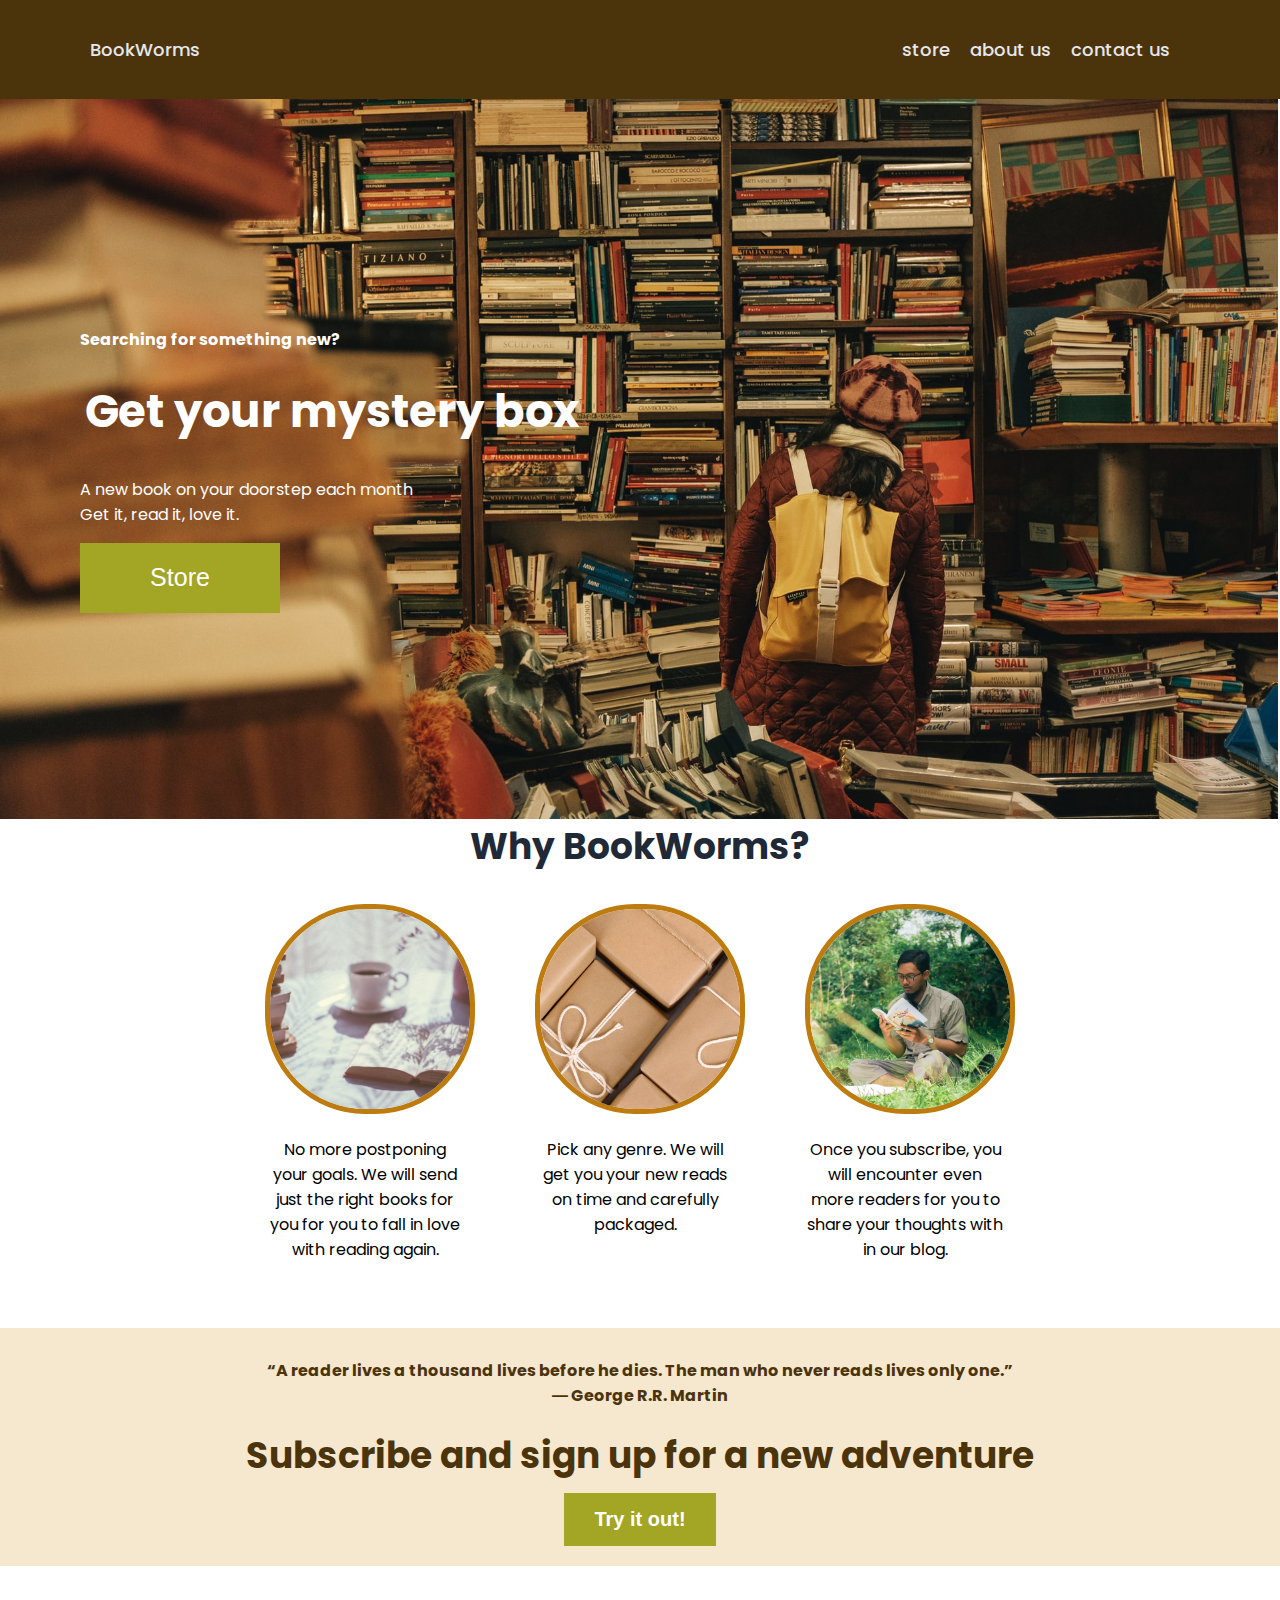
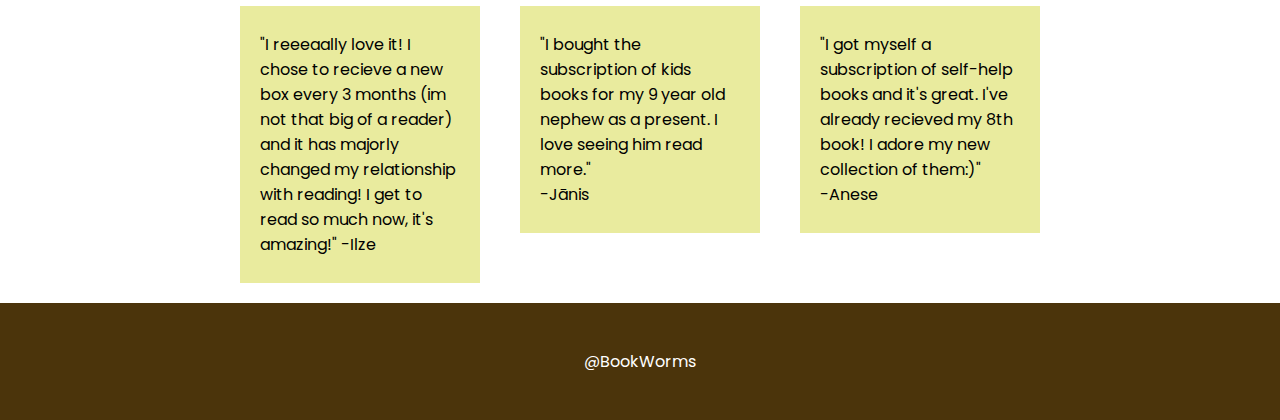
<file: index.html>
<!DOCTYPE html>
<html lang="en">

<head>
    <meta charset="UTF-8">
    <meta name="viewport" content="width=device-width, initial-scale=1.0">
    <meta http-equiv="X-UA-Compatible" content="ie=edge">
    <title>BookWorms</title>
    <link rel="stylesheet" href="css/styles.css">

    <link rel="preconnect" href="https://fonts.googleapis.com">
    <link rel="preconnect" href="https://fonts.gstatic.com" crossorigin>
    <link href="https://fonts.googleapis.com/css2?family=Poppins:wght@400;700&display=swap" rel="stylesheet">
</head>

<body>
    <div class="wrapper">
        <header>
            <a class="logo" class="active" href="index.html"></i>BookWorms</a>
            <ul>
                <li><a href="products.php">store</a></li>
                <li><a href="about.html">about us</a></li>
                <li><a href="contact.html">contact us</a></li>
            </ul>
        </header>
        <div class=" hero
                ">
            <h4>Searching for something new?</h4>
            <h1>Get your mystery box</h1>
            <h1></h1>
            <p>A new book on your doorstep each month <br>Get it, read it, love it.</p>
            <input id="Subscribe" type=button onClick="parent.location='products.php'" value='Store'>

        </div>
        <h2>Why BookWorms?</h2>
        <section class="section_1 ">

            <div class="cards">
                <div class="card">
                    <img src="images/book.jpg " alt=" ">
                    <p>No more postponing your goals. We will send just the right books for you for you to fall in love with reading again. </p>

                </div>


            </div>
            <div class="cards">
                <div class="card">
                    <img src="images/box.jpg " alt=" ">
                    <p>Pick any genre. We will get you your new reads on time and carefully packaged. </p>

                </div>


            </div>
            <div class="cards">
                <div class="card">
                    <img src="images/reading.jpg " alt=" ">
                    <p>Once you subscribe, you will encounter even more readers for you to share your thoughts with in our blog. </p>

                </div>


            </div>
        </section>
        <section class="section_banner ">
            <h4>“A reader lives a thousand lives before he dies. The man who never reads lives only one.” <br> ― George R.R. Martin</h4>
            <h2>Subscribe and sign up for a new adventure</h2>
            <input type=button onClick="parent.location='products.php'" value='Try it out!'>


        </section>

        <section class="reviews">
            <div class="review">
                <p>"I reeeaally love it! I chose to recieve a new box every 3 months (im not that big of a reader) and it has majorly changed my relationship with reading! I get to read so much now, it's amazing!" -Ilze</p>
            </div>
            <div class="review">
                <p>"I bought the subscription of kids books for my 9 year old nephew as a present. I love seeing him read more." <br>-Jānis</p>
            </div>
            <div class="review">
                <p>"I got myself a subscription of self-help books and it's great. I've already recieved my 8th book! I adore my new collection of them:)" <br>-Anese
                    <p>
            </div>



        </section>

        <footer>
            <p>@BookWorms</p>

        </footer>

    </div>
</body>

</html>
</file>
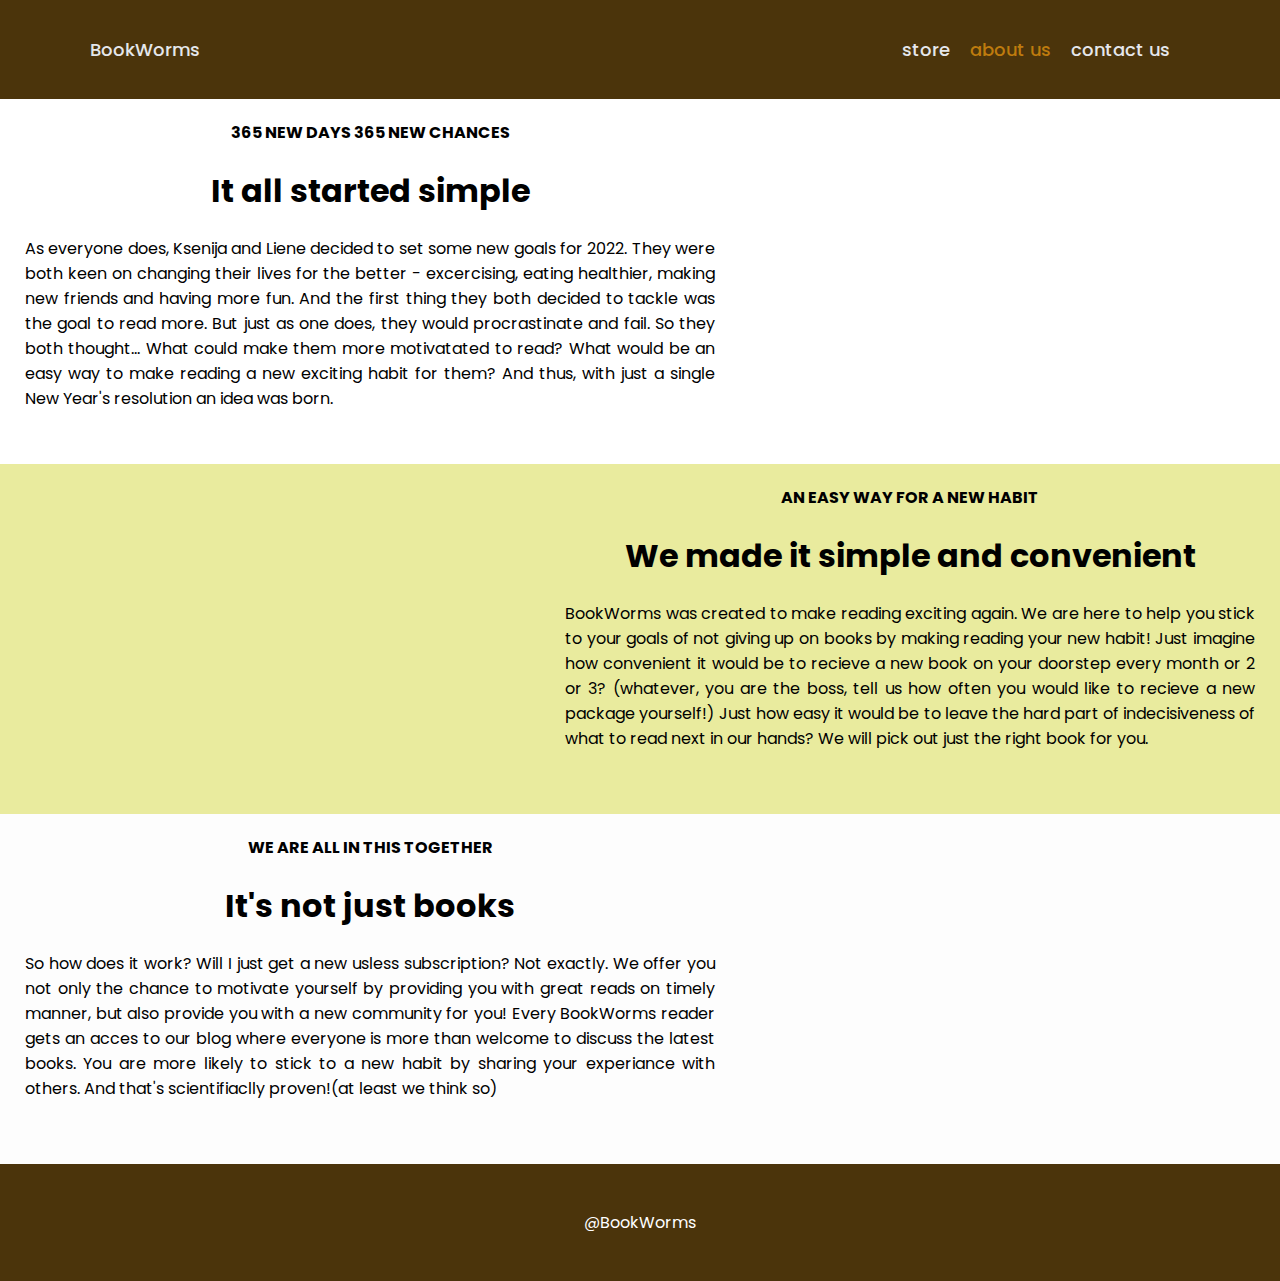
<file: about.html>
<!DOCTYPE html>
<html lang="en">

<head>
    <meta charset="UTF-8">
    <meta name="viewport" content="width=device-width, initial-scale=1.0">
    <meta http-equiv="X-UA-Compatible" content="ie=edge">
    <title>About us</title>
    <link rel="stylesheet" href="css/styles.css">
    <link rel="preconnect" href="https://fonts.googleapis.com">
    <link rel="preconnect" href="https://fonts.gstatic.com" crossorigin>
    <link href="https://fonts.googleapis.com/css2?family=Poppins:wght@400;700&display=swap" rel="stylesheet">

</head>

<body>
    <div>
        <header>
            <a class="logo" href="index.html">BookWorms</a>
            <ul>
                <li><a href="products.php">store</a></li>
                <li><a class="active" href="about.html">about us</a></li>
                <li><a href="contact.html">contact us</a></li>
            </ul>
        </header>
        <div>

            <div class="aboutus1">
                <div class="teksts">
                    <h4 class="centered">365 NEW DAYS 365 NEW CHANCES </h4>
                    <h1 class="centered">It all started simple</h1>
                    <p>As everyone does, Ksenija and Liene decided to set some new goals for 2022. They were both keen on changing their lives for the better - excercising, eating healthier, making new friends and having more fun. And the first thing they
                        both decided to tackle was the goal to read more. But just as one does, they would procrastinate and fail. So they both thought... What could make them more motivatated to read? What would be an easy way to make reading a new exciting
                        habit for them? And thus, with just a single New Year's resolution an idea was born.
                    </p>
                </div>

            </div>

            <div class="aboutus2">
                <div class="teksts2">
                    <h4 class="centered">AN EASY WAY FOR A NEW HABIT</h4>
                    <h1 class="centered">We made it simple and convenient</h1>
                    <p>BookWorms was created to make reading exciting again. We are here to help you stick to your goals of not giving up on books by making reading your new habit! Just imagine how convenient it would be to recieve a new book on your doorstep
                        every month or 2 or 3? (whatever, you are the boss, tell us how often you would like to recieve a new package yourself!) Just how easy it would be to leave the hard part of indecisiveness of what to read next in our hands? We will
                        pick out just the right book for you. </p>
                </div>
            </div>

            <div class="aboutus3">
                <div class="teksts">
                    <h4 class="centered">WE ARE ALL IN THIS TOGETHER</h4>
                    <h1 class="centered">It's not just books</h1>
                    <p>So how does it work? Will I just get a new usless subscription? Not exactly. We offer you not only the chance to motivate yourself by providing you with great reads on timely manner, but also provide you with a new community for you!
                        Every BookWorms reader gets an acces to our blog where everyone is more than welcome to discuss the latest books. You are more likely to stick to a new habit by sharing your experiance with others. And that's scientifiaclly proven!(at
                        least we think so) </p>
                </div>
            </div>

        </div>

        <footer>
            <p>@BookWorms</p>

        </footer>
    </div>


    <script src="https://cdn.jsdelivr.net/npm/bootstrap@5.1.3/dist/js/bootstrap.bundle.min.js" integrity="sha384-ka7Sk0Gln4gmtz2MlQnikT1wXgYsOg+OMhuP+IlRH9sENBO0LRn5q+8nbTov4+1p" crossorigin="anonymous">
    </script>
</body>

</html>
</file>
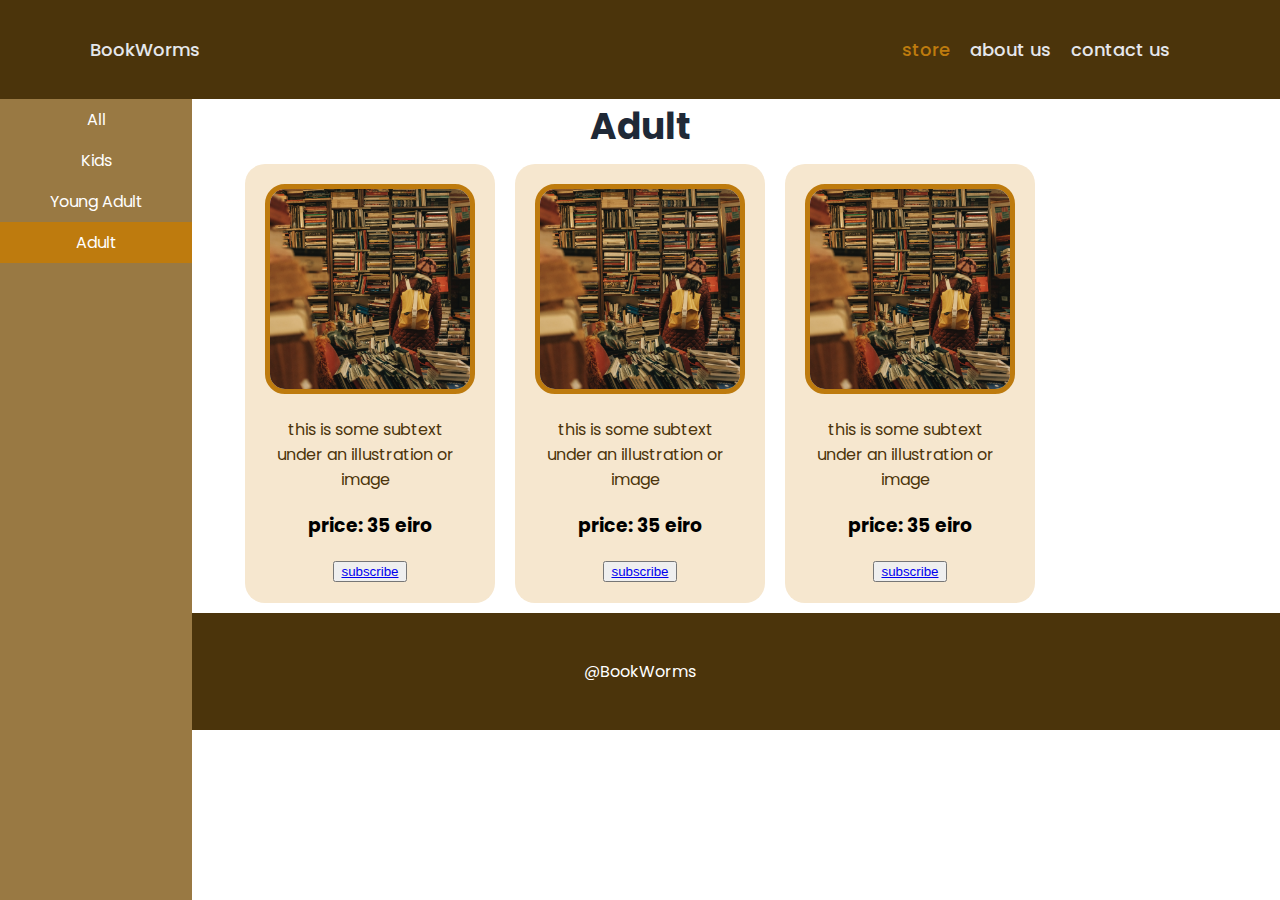
<file: adult.html>
<!DOCTYPE html>
<html lang="en">

<head>
    <meta charset="UTF-8">
    <meta name="viewport" content="width=device-width, initial-scale=1.0">
    <meta http-equiv="X-UA-Compatible" content="ie=edge">
    <title>Store</title>
    <link rel="stylesheet" href="css/styles.css">

    <link rel="preconnect" href="https://fonts.googleapis.com">
    <link rel="preconnect" href="https://fonts.gstatic.com" crossorigin>
    <link href="https://fonts.googleapis.com/css2?family=Poppins:wght@400;700&display=swap" rel="stylesheet">
</head>

<body>

    <header>
        <a class="logo" href="index.html">BookWorms</a>
        <ul>
            <li><a class="active" href="products.html">store</a></li>
            <li><a href="about.html">about us</a></li>
            <li><a href="contact.html">contact us</a></li>
        </ul>
    </header>

    <div class="wrapper">
        <div class="vertical_nav">

            <ul>
                <li><a href="products.html">All</a></li>
                <li><a href="kids.html">Kids</a></li>
                <li><a href="young_adult.html">Young Adult</a></li>
                <li><a class="active" href="adult.html">Adult</a></li>
            </ul>


        </div>


        <div class="store">
        <h2 class="text">Adult</h2>
        <section class="section_store">

            <div class="cards">
                <div class="card">
                    <img src="images/books.jpg" alt="">
                    <p>this is some subtext under an illustration or image</p>
                    <h3>price: 35 eiro</h3>
                    <button><a href="subscribe.html">subscribe</a></button>
                </div>


            </div>
            <div class="cards">
                <div class="card">
                    <img src="images/books.jpg" alt="">
                    <p>this is some subtext under an illustration or image</p>
                    <h3>price: 35 eiro</h3>
                    <button><a href="subscribe.html">subscribe</a></button>
                </div>


            </div>
            <div class="cards">
                <div class="card">
                    <img src="images/books.jpg" alt="">
                    <p>this is some subtext under an illustration or image</p>
                    <h3>price: 35 eiro</h3>
                    <button><a href="subscribe.html">subscribe</a></button>
                </div>


            </div>
        </section>
    </div>
    <footer>
        <p>@BookWorms</p>

    </footer>
    </div>
</body>

</html>
</file>
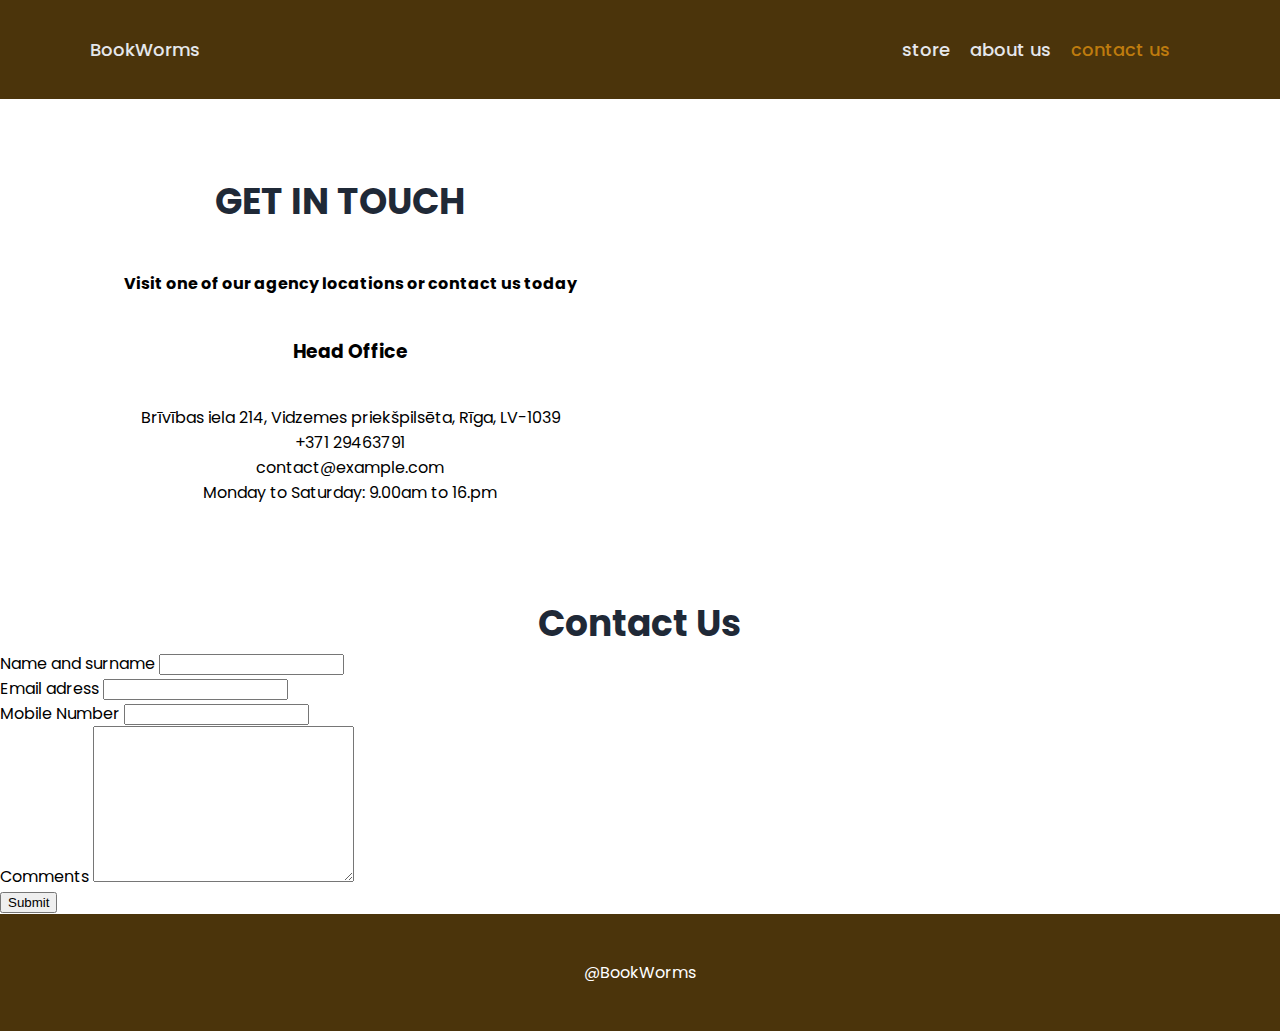
<file: contact.html>
<!DOCTYPE html>
<html lang="en">

<head>
    <meta charset="UTF-8">
    <meta name="viewport" content="width=device-width, initial-scale=1.0">
    <meta http-equiv="X-UA-Compatible" content="ie=edge">
    <title>Contact us</title>
    <link href="https://cdn.jsdelivr.net/npm/bootstrap@5.1.3/dist/css/bootstrap.min.css" rel="stylesheet" integrity="sha384-1BmE4kWBq78iYhFldvKuhfTAU6auU8tT94WrHftjDbrCEXSU1oBoqyl2QvZ6jIW3" crossorigin="anonymous">
    <link rel="stylesheet" href="css/styles.css">
    <link rel="preconnect" href="https://fonts.googleapis.com">
    <link rel="preconnect" href="https://fonts.gstatic.com" crossorigin>
    <link href="https://fonts.googleapis.com/css2?family=Poppins:wght@400;700&display=swap" rel="stylesheet">
    <script src="scripts/script.js"></script>
</head>

<body>

    <header>
        <a class="logo" href="index.html">BookWorms</a>
        <ul>
            <li><a href="products.php">store</a></li>
            <li><a href="about.html">about us</a></li>
            <li><a class="active" href="contact.html">contact us</a></li>
        </ul>
    </header>
    <div class="wrapper">
        <section class="contact_details">
            <div class="details">
                <h2 class="centeredhead">GET IN TOUCH</h2>
                <h4 class="centered0">Visit one of our agency locations or contact us today</h4>
                <h3 class="centered0">Head Office</h3>
                <div>
                    <ul class="centered0" style="list-style-type:none;">
                        <li>Brīvības iela 214, Vidzemes priekšpilsēta, Rīga, LV-1039</li>
                        <li>+371 29463791</li>
                        <li>contact@example.com</li>
                        <li>Monday to Saturday: 9.00am to 16.pm </li>
                    </ul>
                </div>
            </div>
            <div class="map">
                <iframe src="https://www.google.com/maps/embed?pb=!1m18!1m12!1m3!1d17400.16939655005!2d24.15788358797843!3d56.965569772462445!2m3!1f0!2f0!3f0!3m2!1i1024!2i768!4f13.1!3m3!1m2!1s0x46eece51b31c586f%3A0xe170152c883034c4!2sAccenture%20Riga%20Liquid%20Studio!5e0!3m2!1sen!2slv!4v1649696373788!5m2!1sen!2slv"
                    width="600" height="450" style="border:0;" allowfullscreen="" loading="lazy" referrerpolicy="no-referrer-when-downgrade"></iframe>
            </div>
        </section>
        <section class="my-5">
            <div class="py-5">
                <h2 class="text-center">Contact Us</h2>
            </div>
            <div class="w-50 m-auto">
                <form action="userinfo.php" method="post" name="form1">
                    <div class="form-group">
                        <label for="">Name and surname</label>
                        <input type="text" name="user" autocomplete="off" class="form-control">
                    </div>
                    <div class="form-group">
                        <label for="">Email adress</label>
                        <input type="text" name="email" autocomplete="off" class="form-control">
                    </div>
                    <div class="form-group">
                        <label for="">Mobile Number</label>
                        <input type="text" name="mobile" autocomplete="off" class="form-control">
                    </div>
                    <div class="form-group">
                        <label for="">Comments</label>
                        <textarea class="form-control" name="comment" id="" cols="30" rows="10"></textarea>
                    </div>
                    <button type="submit" class="btn btn-success" onclick="popup2()">Submit</button>
                </form>
            </div>
        </section>
        <footer>
            <p>@BookWorms</p>

        </footer>
    </div>


    <script src="https://cdn.jsdelivr.net/npm/bootstrap@5.1.3/dist/js/bootstrap.bundle.min.js" integrity="sha384-ka7Sk0Gln4gmtz2MlQnikT1wXgYsOg+OMhuP+IlRH9sENBO0LRn5q+8nbTov4+1p" crossorigin="anonymous">
    </script>
</body>

</html>
</file>
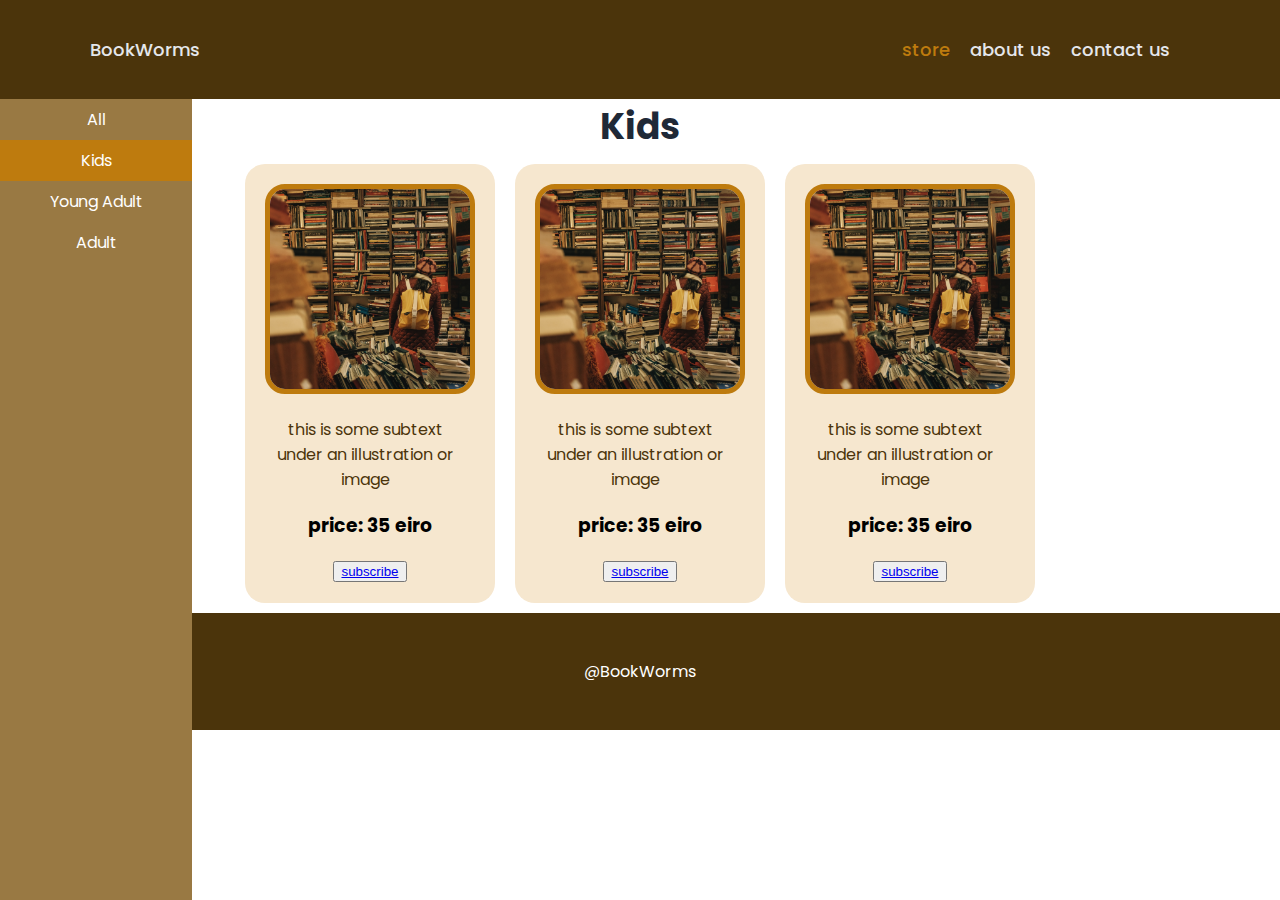
<file: kids.html>
<!DOCTYPE html>
<html lang="en">

<head>
    <meta charset="UTF-8">
    <meta name="viewport" content="width=device-width, initial-scale=1.0">
    <meta http-equiv="X-UA-Compatible" content="ie=edge">
    <title>Store</title>
    <link rel="stylesheet" href="css/styles.css">

    <link rel="preconnect" href="https://fonts.googleapis.com">
    <link rel="preconnect" href="https://fonts.gstatic.com" crossorigin>
    <link href="https://fonts.googleapis.com/css2?family=Poppins:wght@400;700&display=swap" rel="stylesheet">
</head>

<body>

    <header>
        <a class="logo" href="index.html">BookWorms</a>
        <ul>
            <li><a class="active" href="products.php">store</a></li>
            <li><a href="about.html">about us</a></li>
            <li><a href="contact.html">contact us</a></li>
        </ul>
    </header>

    <div class="wrapper">
        <div class="vertical_nav">

            <ul>
                <li><a href="products.php">All</a></li>
                <li><a class="active" href="kids.html">Kids</a></li>
                <li><a href="young_adult.html">Young Adult</a></li>
                <li><a href="adult.html">Adult</a></li>
            </ul>


        </div>


        <div class="store">
            <h2 class="text">Kids</h2>
            <section class="section_store">

                <div class="cards">
                    <div class="card">
                        <img src="images/books.jpg" alt="">
                        <p>this is some subtext under an illustration or image</p>
                        <h3>price: 35 eiro</h3>
                        <button><a href="subscribe.html">subscribe</a></button>
                    </div>


                </div>
                <div class="cards">
                    <div class="card">
                        <img src="images/books.jpg" alt="">
                        <p>this is some subtext under an illustration or image</p>
                        <h3>price: 35 eiro</h3>
                        <button><a href="subscribe.html">subscribe</a></button>
                    </div>


                </div>
                <div class="cards">
                    <div class="card">
                        <img src="images/books.jpg" alt="">
                        <p>this is some subtext under an illustration or image</p>
                        <h3>price: 35 eiro</h3>
                        <button><a href="subscribe.html">subscribe</a></button>
                    </div>


                </div>
            </section>
        </div>
        <footer>
            <p>@BookWorms</p>

        </footer>
    </div>
</body>

</html>
</file>
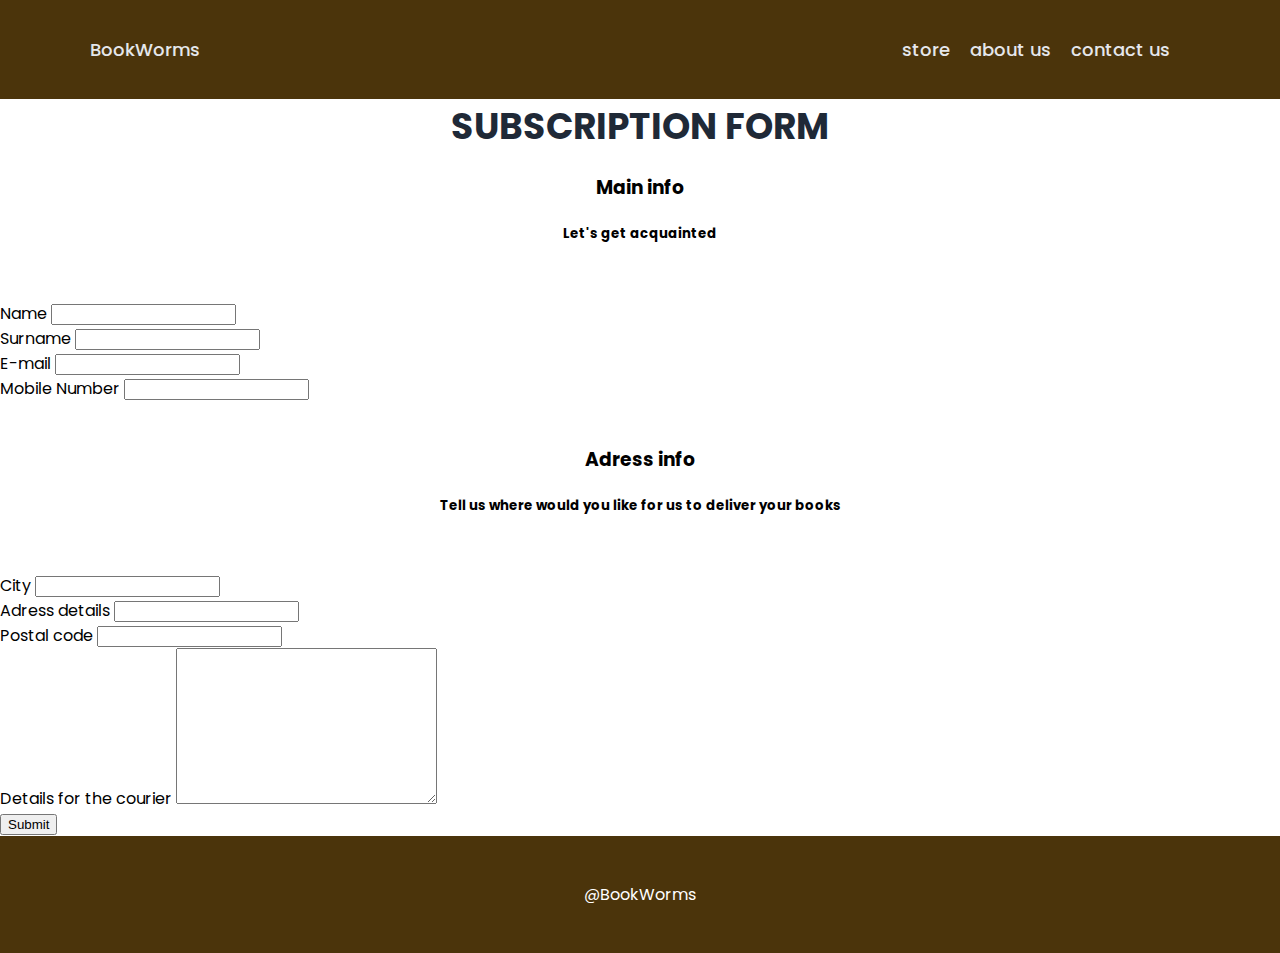
<file: subscribe.html>
<!DOCTYPE html>
<html lang="en">

<head>
    <meta charset="UTF-8">
    <meta name="viewport" content="width=device-width, initial-scale=1.0">
    <meta http-equiv="X-UA-Compatible" content="ie=edge">
    <title>Form</title>
    <link rel="stylesheet" href="css/styles.css">
    <link href="https://cdn.jsdelivr.net/npm/bootstrap@5.1.3/dist/css/bootstrap.min.css" rel="stylesheet" integrity="sha384-1BmE4kWBq78iYhFldvKuhfTAU6auU8tT94WrHftjDbrCEXSU1oBoqyl2QvZ6jIW3" crossorigin="anonymous">
    <link rel="preconnect" href="https://fonts.googleapis.com">
    <link rel="preconnect" href="https://fonts.gstatic.com" crossorigin>
    <link href="https://fonts.googleapis.com/css2?family=Poppins:wght@400;700&display=swap" rel="stylesheet">
    <script src="scripts/script.js"></script>
</head>

<body>
    <div>
        <header>
            <a class="logo" href="index.html">BookWorms</a>
            <ul>
                <li><a href="products.php">store</a></li>
                <li><a href="about.html">about us</a></li>
                <li><a href="contact.html">contact us</a></li>
            </ul>
        </header>

        <section class="my-5">
            <div class="py-5">
                <h2 class="centered">SUBSCRIPTION FORM</h2>
            </div>
            <div class="w-50 m-auto">

                <form action="subscriptionform.php" method="post">
                    <h3 class="centered">Main info</h3>
                    <h5 class="centered1">Let's get acquainted</h5>
                    <div class="form-group">
                        <label for="">Name</label>
                        <input type="text" name="name" autocomplete="off" class="form-control">
                    </div>
                    <div class="form-group">
                        <label for=""> Surname</label>
                        <input type="text" name="surname" autocomplete="off" class="form-control">
                    </div>
                    <div class="form-group">
                        <label for="">E-mail</label>
                        <input type="text" name="email" autocomplete="off" class="form-control">
                    </div>
                    <div class="form-group">
                        <label for="">Mobile Number</label>
                        <input type="text" name="mobile" autocomplete="off" class="form-control">
                    </div>
                    <h3 class="centered2">Adress info</h3>
                    <h5 class="centered1">Tell us where would you like for us to deliver your books</h5>
                    <div class="form-group">
                        <label for=""> City</label>
                        <input class="form-control" name="city" id="" cols="30" rows="10"></input>
                    </div>
                    <div class="form-group">
                        <label for="">Adress details </label>
                        <input class="form-control" name="adress" id="" cols="30" rows="10"></input>
                    </div>
                    <div class="form-group">
                        <label for="">Postal code </label>
                        <input class="form-control" name="postalcode" id="" cols="30" rows="10"></input>
                    </div>
                    <div class="form-group">
                        <label for="">Details for the courier</label>
                        <textarea class="form-control" name="comment" id="" cols="30" rows="10"></textarea>
                    </div>

                    <button type="submit" class="btn btn-success" onclick="popup()">Submit</button>

                </form>

            </div>
        </section>
        <footer>
            <p>@BookWorms</p>

        </footer>
    </div>

    <script src="https://cdn.jsdelivr.net/npm/bootstrap@5.1.3/dist/js/bootstrap.bundle.min.js" integrity="sha384-ka7Sk0Gln4gmtz2MlQnikT1wXgYsOg+OMhuP+IlRH9sENBO0LRn5q+8nbTov4+1p" crossorigin="anonymous">
    </script>
</body>

</html>
</file>
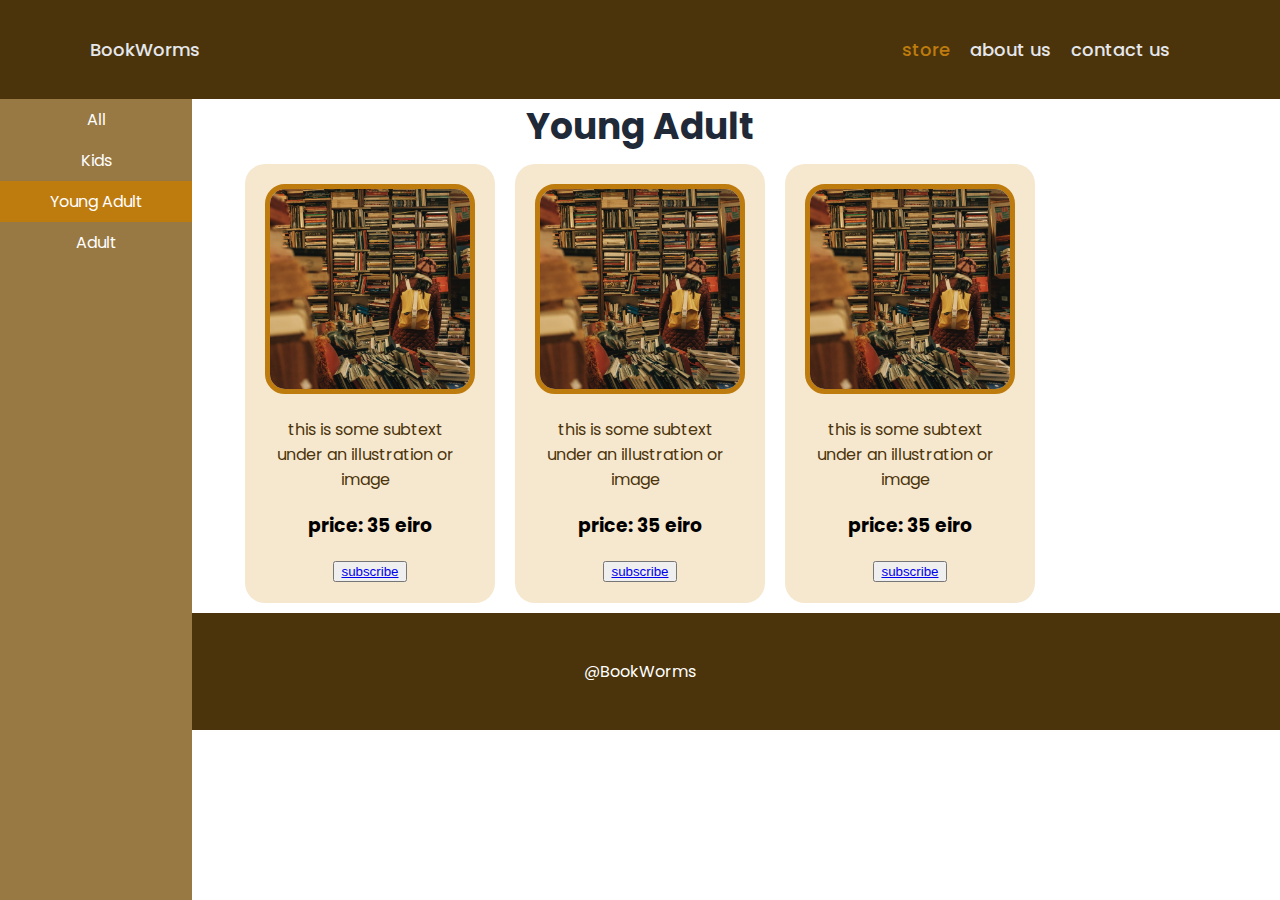
<file: young_adult.html>
<!DOCTYPE html>
<html lang="en">

<head>
    <meta charset="UTF-8">
    <meta name="viewport" content="width=device-width, initial-scale=1.0">
    <meta http-equiv="X-UA-Compatible" content="ie=edge">
    <title>Store</title>
    <link rel="stylesheet" href="css/styles.css">

    <link rel="preconnect" href="https://fonts.googleapis.com">
    <link rel="preconnect" href="https://fonts.gstatic.com" crossorigin>
    <link href="https://fonts.googleapis.com/css2?family=Poppins:wght@400;700&display=swap" rel="stylesheet">
</head>

<body>

    <header>
        <a class="logo" href="index.html">BookWorms</a>
        <ul>
            <li><a class="active" href="products.php">store</a></li>
            <li><a href="about.html">about us</a></li>
            <li><a href="contact.html">contact us</a></li>
        </ul>
    </header>

    <div class="wrapper">
        <div class="vertical_nav">

            <ul>
                <li><a href="products.php">All</a></li>
                <li><a href="kids.html">Kids</a></li>
                <li><a class="active" href="young_adult.html">Young Adult</a></li>
                <li><a href="adult.html">Adult</a></li>
            </ul>


        </div>


        <div class="store">
            <h2 class="text">Young Adult</h2>
            <section class="section_store">

                <div class="cards">
                    <div class="card">
                        <img src="images/books.jpg" alt="">
                        <p>this is some subtext under an illustration or image</p>
                        <h3>price: 35 eiro</h3>
                        <button><a href="subscribe.html">subscribe</a></button>
                    </div>


                </div>
                <div class="cards">
                    <div class="card">
                        <img src="images/books.jpg" alt="">
                        <p>this is some subtext under an illustration or image</p>
                        <h3>price: 35 eiro</h3>
                        <button><a href="subscribe.html">subscribe</a></button>
                    </div>


                </div>
                <div class="cards">
                    <div class="card">
                        <img src="images/books.jpg" alt="">
                        <p>this is some subtext under an illustration or image</p>
                        <h3>price: 35 eiro</h3>
                        <button><a href="subscribe.html">subscribe</a></button>
                    </div>


                </div>
            </section>
        </div>
        <footer>
            <p>@BookWorms</p>

        </footer>
    </div>
</body>

</html>
</file>
<file: css/styles.css>
body {
  margin: 0px;
  padding: 0px;
  font-family: "Poppins", sans-serif;
}

h2 {
  font-size: 36px;
  font-weight: bold;
  color: #1F2937;
  text-align: center;
}

header {
  background-color: #4b340b;
  display: -webkit-box;
  display: -ms-flexbox;
  display: flex;
  -webkit-box-align: center;
      -ms-flex-align: center;
          align-items: center;
  -webkit-box-pack: justify;
      -ms-flex-pack: justify;
          justify-content: space-between;
  padding: 20px 80px;
  margin: 0;
  position: -webkit-sticky;
  position: sticky;
  top: 0;
  left: 0;
}

header a {
  color: #e5e7eb;
  font-size: 18px;
  text-decoration: none;
  margin: 10px;
  font-weight: 500;
  -webkit-transition: 0.3s ease;
  transition: 0.3s ease;
}

header a:hover,
header a.active {
  color: #be7b0e;
  cursor: pointer;
}

header ul {
  list-style-type: none;
  display: -webkit-box;
  display: -ms-flexbox;
  display: flex;
  margin-left: auto;
  margin-right: 20px;
  padding: 0, 20px;
}

.hero {
  background-image: url("../images/books.jpg");
  height: 80vh;
  width: 87.35%;
  background-size: cover;
  background-position: top 25% right 0;
  padding: 0 80px;
  display: -webkit-box;
  display: -ms-flexbox;
  display: flex;
  -webkit-box-orient: vertical;
  -webkit-box-direction: normal;
      -ms-flex-direction: column;
          flex-direction: column;
  -webkit-box-align: start;
      -ms-flex-align: start;
          align-items: flex-start;
  -webkit-box-pack: center;
      -ms-flex-pack: center;
          justify-content: center;
}

.hero h1,
.hero h4,
.hero p {
  color: white;
}

.hero h1 {
  font-size: 45px;
  margin: 5px;
}

.hero #Subscribe {
  padding: 20px;
  margin: 0px;
  background-color: #a3a525;
  border: none;
  width: 200px;
  height: 85px;
  height: 70px;
  cursor: pointer;
  display: block;
  color: white;
  text-decoration: none;
  font-weight: 500;
  font-size: 25px;
}

.hero #Subscribe:hover {
  background-color: #be7b0e;
}

.section_1 {
  display: -webkit-box;
  display: -ms-flexbox;
  display: flex;
  -webkit-box-pack: center;
      -ms-flex-pack: center;
          justify-content: center;
  -webkit-box-align: start;
      -ms-flex-align: start;
          align-items: flex-start;
}

.section_1 h2 {
  font-size: 36px;
  font-weight: bold;
  color: #4b340b;
  text-align: center;
}

.section_1 .cards {
  display: -webkit-box;
  display: -ms-flexbox;
  display: flex;
  -ms-flex-pack: distribute;
      justify-content: space-around;
  -ms-flex-wrap: wrap;
      flex-wrap: wrap;
}

.section_1 .card img {
  width: 200px;
  -o-object-fit: cover;
     object-fit: cover;
  border-radius: 100px;
  height: 200px;
  border: 5px solid #be7b0e;
}

.section_1 .card {
  margin: 10px;
  text-align: center;
  padding: 20px;
  border-radius: 20px;
}

.section_1 .card p {
  width: 200px;
}

.section_banner {
  background-color: #f0df94;
  background-color: #f6e7cf;
  margin: 20px 0;
  padding: 20px;
  display: -webkit-box;
  display: -ms-flexbox;
  display: flex;
  -webkit-box-orient: vertical;
  -webkit-box-direction: normal;
      -ms-flex-direction: column;
          flex-direction: column;
  -webkit-box-pack: center;
      -ms-flex-pack: center;
          justify-content: center;
  -webkit-box-align: center;
      -ms-flex-align: center;
          align-items: center;
  text-align: center;
}

.section_banner h2,
.section_banner h4 {
  color: #4b340b;
  margin: 0;
  padding: 10px;
}

.section_banner input {
  padding: 15px 30px;
  font-size: 20px;
  font-weight: 600;
  background-color: #a3a525;
  border-radius: 0px;
  border: none;
  outline: none;
  cursor: pointer;
  text-decoration: none;
  color: white;
}

.section_banner input:hover {
  background-color: #be7b0e;
}

footer {
  text-align: center;
  background-color: #4b340b;
  color: white;
  padding: 30px;
}

.reviews {
  display: -webkit-box;
  display: -ms-flexbox;
  display: flex;
  -webkit-box-pack: center;
      -ms-flex-pack: center;
          justify-content: center;
  -webkit-box-align: start;
      -ms-flex-align: start;
          align-items: flex-start;
}

.reviews .review {
  width: 200px;
  margin: 20px;
  padding: 10px 20px;
  background-color: #e9eb9e;
}

h2 {
  margin: 0;
}

.vertical_nav ul {
  list-style-type: none;
  margin: 0;
  padding: 0;
  width: 15%;
  background-color: #997943;
  height: 100%;
  position: fixed;
  overflow: auto;
}

.vertical_nav li a {
  display: block;
  color: white;
  padding: 8px 16px;
  text-decoration: none;
  text-align: center;
}

.vertical_nav li a:hover {
  background-color: #be7b0e;
  color: white;
}

.vertical_nav .active {
  background-color: #be7b0e;
  color: white;
}

.section_store {
  display: -webkit-box;
  display: -ms-flexbox;
  display: flex;
  -webkit-box-pack: center;
      -ms-flex-pack: center;
          justify-content: center;
  -webkit-box-align: start;
      -ms-flex-align: start;
          align-items: flex-start;
}

.section_store h2 {
  font-size: 36px;
  font-weight: bold;
  color: #4b340b;
  text-align: center;
  margin: 20px;
}

.section_store .cards {
  display: -webkit-box;
  display: -ms-flexbox;
  display: flex;
  -ms-flex-pack: distribute;
      justify-content: space-around;
  -ms-flex-wrap: wrap;
      flex-wrap: wrap;
}

.section_store .card:hover {
  -webkit-box-shadow: 10px 10px 54px rgba(70, 62, 221, 0.1);
          box-shadow: 10px 10px 54px rgba(70, 62, 221, 0.1);
}

.section_store .card img {
  width: 200px;
  -o-object-fit: cover;
     object-fit: cover;
  border-radius: 20px;
  height: 200px;
  border: 5px solid #be7b0e;
}

.section_store .card {
  margin: 10px;
  text-align: center;
  background-color: #f6e7cf;
  padding: 20px;
  border-radius: 20px;
}

.section_store .card p {
  width: 200px;
  color: #4b340b;
}

.section_store .card input {
  padding: 15px 30px;
  font-size: 20px;
  font-weight: 600;
  background-color: #a3a525;
  border-radius: 5px;
  border: none;
  outline: none;
  cursor: pointer;
  text-decoration: none;
  color: white;
}

.section_store button:hover {
  background-color: #be7b0e;
}

.aboutus1 {
  height: 350px;
  padding-bottom: 15px;
  background-size: cover;
}

.aboutus2 {
  background-color: #e9eb9e;
  height: 350px;
  padding-left: 670px;
}

.aboutus3 {
  background-color: #fdfdfd;
  height: 350px;
}

.teksts {
  text-align: justify;
  width: 690px;
  height: 350px;
  float: left;
  padding-left: 25px;
}

.teksts2 {
  text-align: justify;
  width: 690px;
  height: 350px;
  float: right;
  padding-right: 25px;
}

.centered {
  text-align: center;
}

.centered1 {
  text-align: center;
  padding-bottom: 35px;
}

.centered2 {
  text-align: center;
  padding-top: 25px;
}

.centered0 {
  padding-top: 20px;
  padding-bottom: 0px;
  text-align: center;
  padding-left: 20px;
}

.centeredhead {
  padding-left: 0px;
  text-align: center;
}

.contact_details {
  display: -webkit-box;
  display: -ms-flexbox;
  display: flex;
  -webkit-box-pack: center;
      -ms-flex-pack: center;
          justify-content: center;
  -webkit-box-align: center;
      -ms-flex-align: center;
          align-items: center;
  margin: 20px 30px;
}
/*# sourceMappingURL=styles.css.map */
</file>
